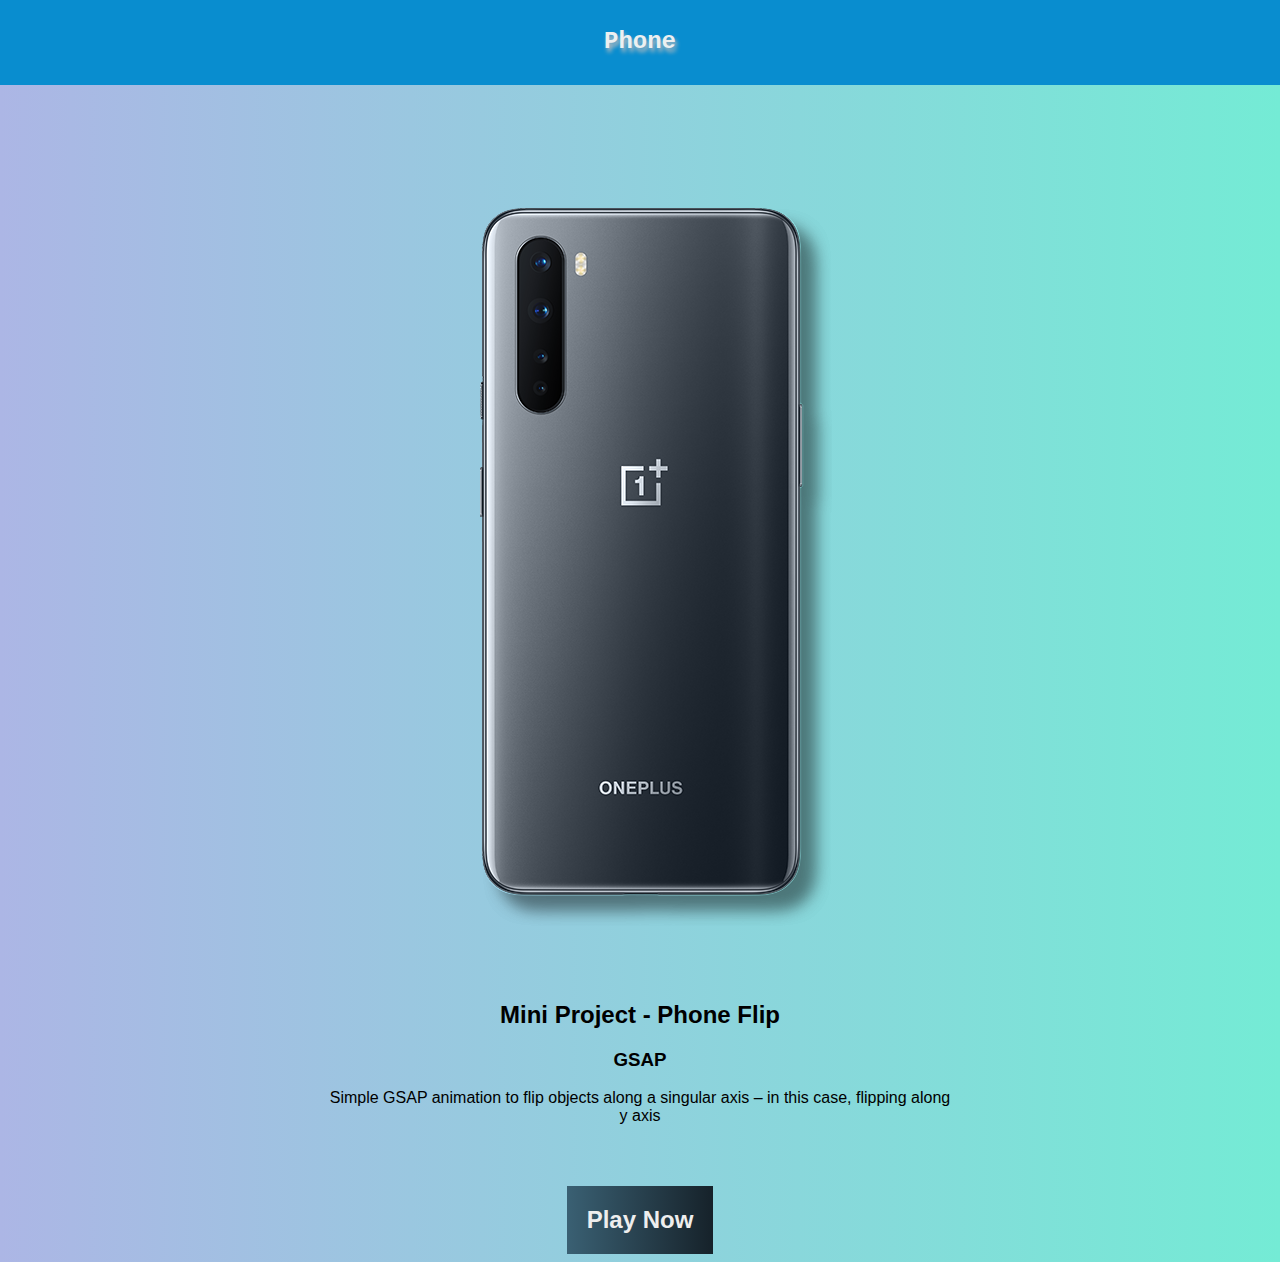
<file: index.html>
<!DOCTYPE html>
<html lang="en">
<head>
    <meta charset="UTF-8">
    <meta http-equiv="X-UA-Compatible" content="IE=edge">
    <meta name="viewport" content="width=device-width, initial-scale=1.0">
    <link rel="stylesheet" href="desp.css">
    <title>Phone</title>
</head>
<body>
    <div class="header">
        <h2>Phone</h2>
    </div>
    <div class="container">
        <div class="item_box">
            <div class="item_image">
                <img src="phone1.png">
              </div>
              <div class="item_info">
                <h2>Mini Project - Phone Flip</h2>
                <h3>GSAP</h3>
                <p>Simple GSAP animation to flip objects along a singular axis – in this case, flipping along y axis</p>
                <button type="button" class="btn"  onclick="window.location.href ='phone.html'">Play Now</button>
              </div>

              </div>

              </div>

            </div>
          </div>
    </div>
    
</body>
</html>
</file>
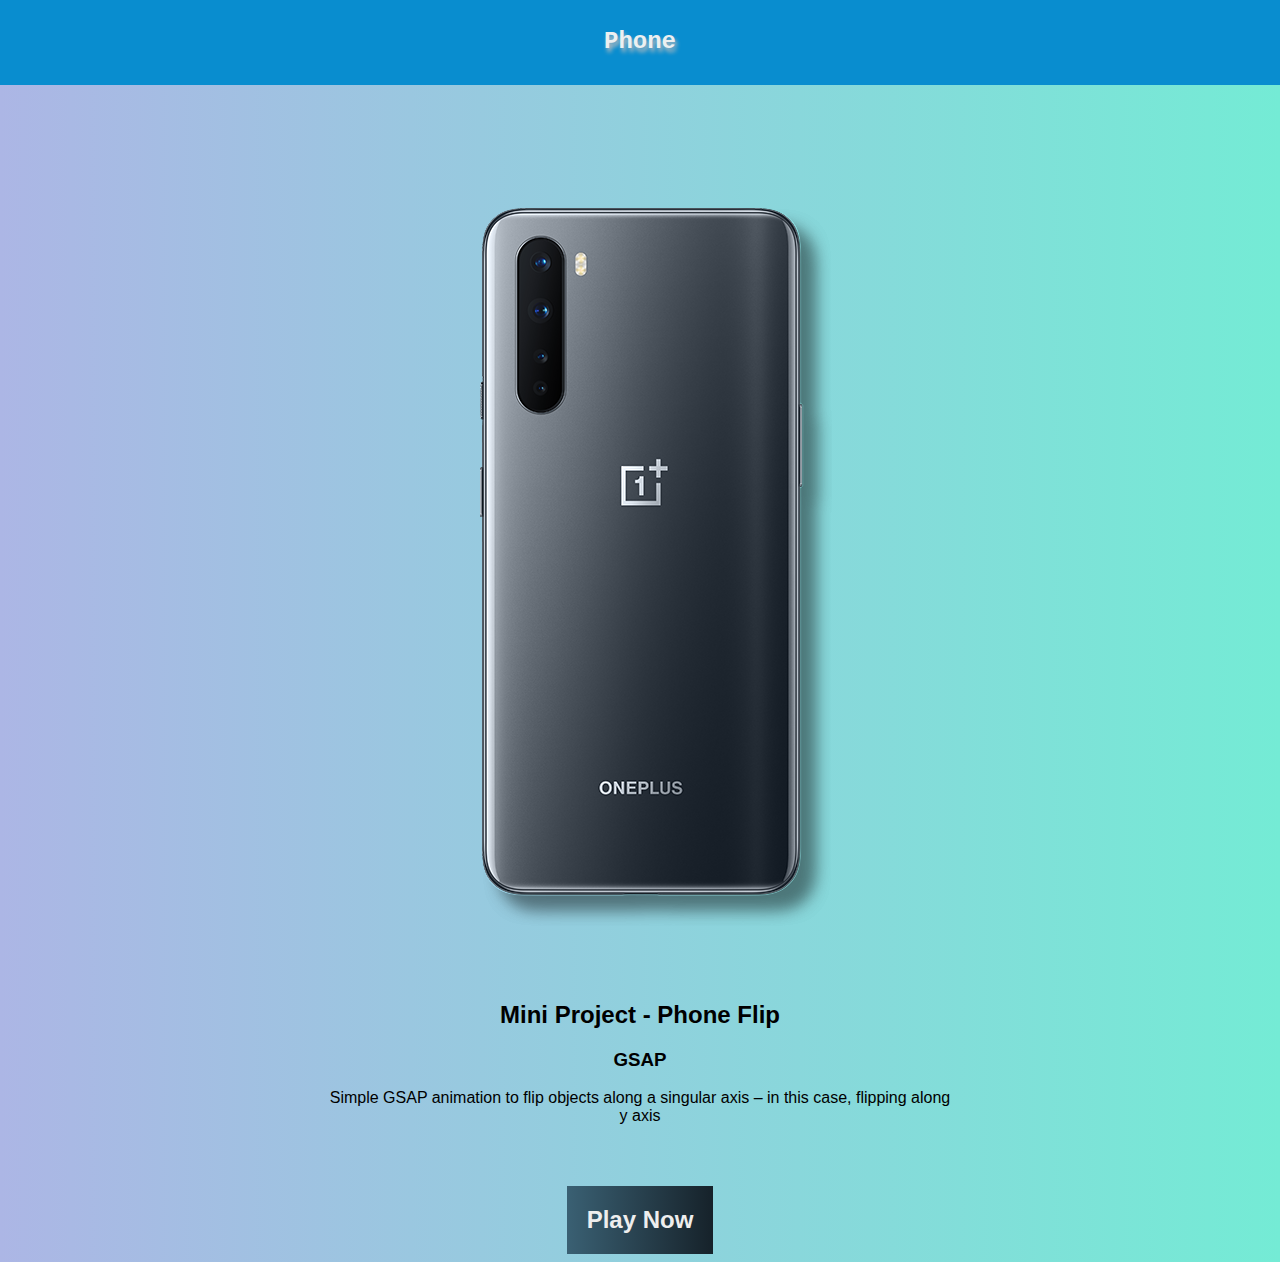
<file: desp.html>
<!DOCTYPE html>
<html lang="en">
<head>
    <meta charset="UTF-8">
    <meta http-equiv="X-UA-Compatible" content="IE=edge">
    <meta name="viewport" content="width=device-width, initial-scale=1.0">
    <link rel="stylesheet" href="desp.css">
    <title>Phone</title>
</head>
<body>
    <div class="header">
        <h2>Phone</h2>
    </div>
    <div class="container">
        <div class="item_box">
            <div class="item_image">
                <img src="phone1.png">
              </div>
              <div class="item_info">
                <h2>Mini Project - Phone Flip</h2>
                <h3>GSAP</h3>
                <p>Simple GSAP animation to flip objects along a singular axis – in this case, flipping along y axis</p>
                <button type="button" class="btn"  onclick="window.location.href ='phone.html'">Play Now</button>
              </div>

              </div>

              </div>

            </div>
          </div>
    </div>
    
</body>
</html>
</file>
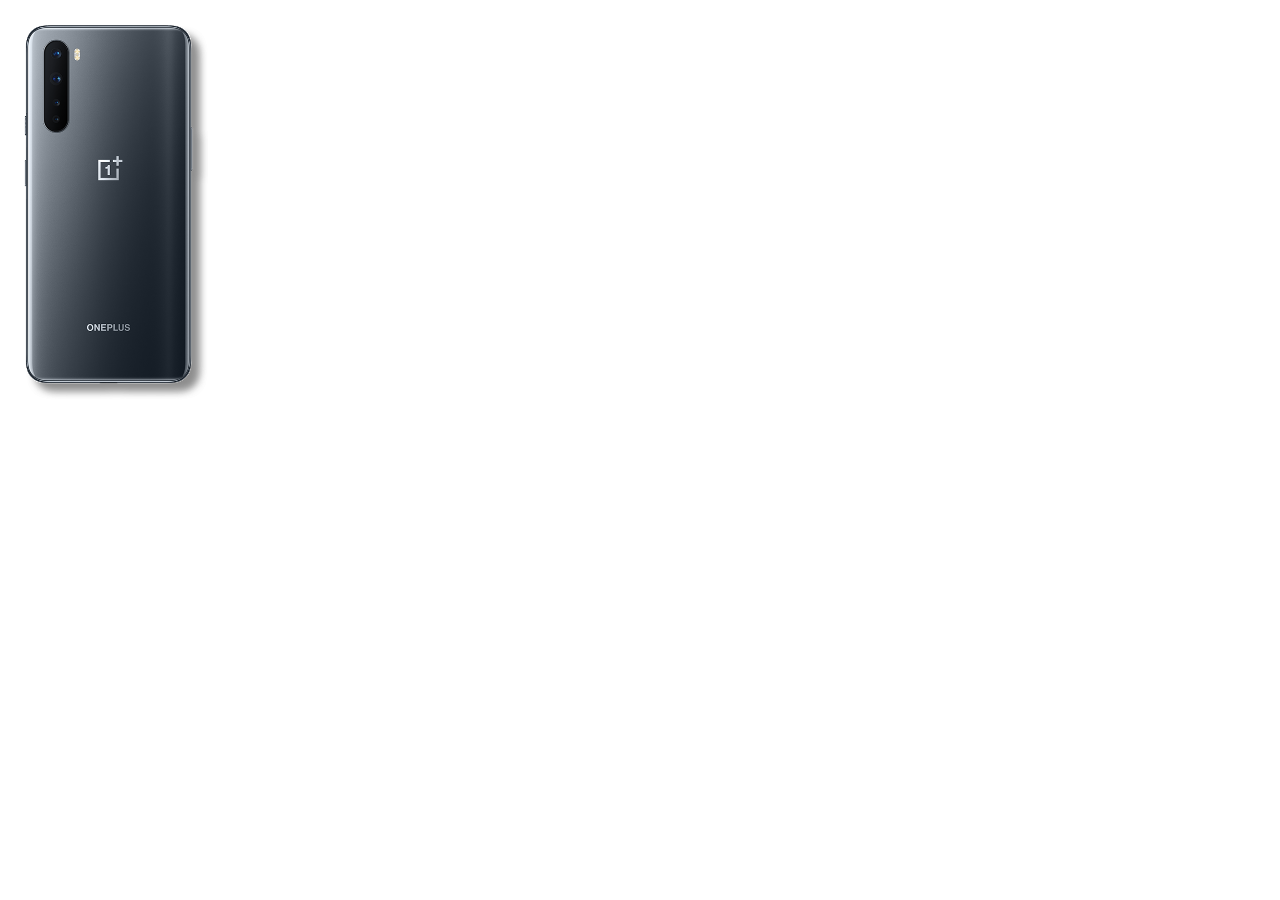
<file: phone.html>
<html>
<head>
    <script src="https://s3-us-west-2.amazonaws.com/s.cdpn.io/16327/gsap-latest-beta.min.js"></script>
    <script src="https://assets.codepen.io/16327/ScrollTrigger.min.js?v=27"></script>
    <style>

        

    </style>
</head>
<body>
<div class="yessir" style="height: 100%; width: 100%;">
    <img src="phone1.png" class="p1" style="height: 400x;width: 200px;">
    
</div>
<script>
  
var help= gsap.timeline({scrollTrigger:{ trigger:".yessir",
scrub:1,
end:"100%",
pin:true}}
   
)
//
help.set(".p1",{attr:{src:"phone1.png"}})
.to(".p1",{rotationY:180})
.set(".p1",{attr:{src:"phone2.png"}})






</script>
</body>
</html>
</file>
<file: desp.css>
body {
    display: flex;
    justify-content: center;
    align-items: center;
    flex-direction: column;
    background: #74ebd5;  /* fallback for old browsers */
    background: -webkit-linear-gradient(to right, #ACB6E5, #74ebd5);  /* Chrome 10-25, Safari 5.1-6 */
    background: linear-gradient(to right, #ACB6E5, #74ebd5); /* W3C, IE 10+/ Edge, Firefox 16+, Chrome 26+, Opera 12+, Safari 7+ */

}

.header{
    background-color: #098DCF;
    color: #ECF0F1;
    display: flex;
    justify-content: center;
    font-family: Consolas, "Liberation Mono";
    padding: 10px 10px;
    text-shadow: 2px 4px 4px rgb(192, 190, 190);
    width: 100%;
    margin-top: -10px;
}

.container {
    display: flex;
    justify-content: center;
    align-items: center;
    flex-wrap: wrap;
    width: 50%;
}

.item_box {
    margin-top: 10vh;
    flex-direction: column;
    display: flex;
    align-items: center;
    justify-content: center;
    flex-wrap: wrap;
    text-align: center;
    gap: 50px;
    font-family: 'Franklin Gothic Medium', 'Arial Narrow', Arial, sans-serif;


}

.btn {
    padding: 20px 20px;
    margin-top: 5vh;
    border: none;
    background-color: aqua;
    background: #16222A;  /* fallback for old browsers */
    background: -webkit-linear-gradient(to right, #3A6073, #16222A);  /* Chrome 10-25, Safari 5.1-6 */
    background: linear-gradient(to right, #3A6073, #16222A); /* W3C, IE 10+/ Edge, Firefox 16+, Chrome 26+, Opera 12+, Safari 7+ */
    color: #eeeeee;
    font-size: 24px;
    font-weight: bold;
    cursor: pointer;
}

.img {
    height: 20vh;
    width: 60vh;
    margin-top: 5ch;
}
</file>
